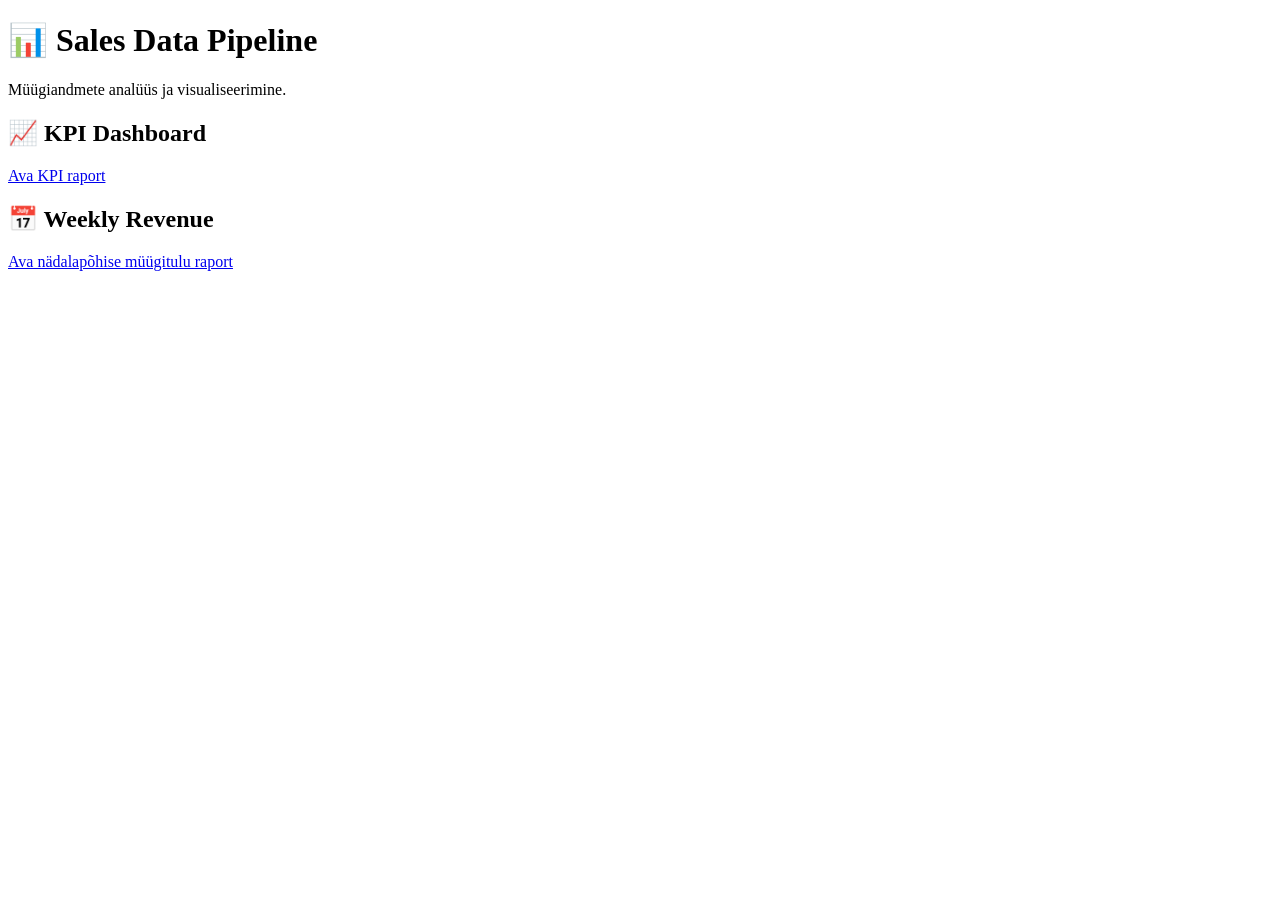
<file: docs/index.html>
<!DOCTYPE html>
<html lang="et">
<head>
    <meta charset="UTF-8">
    <meta name="viewport" content="width=device-width, initial-scale=1">
    <title>Sales Data Pipeline Dashboard</title>
</head>
<body>
    <h1>📊 Sales Data Pipeline</h1>
    <p>Müügiandmete analüüs ja visualiseerimine.</p>

    <h2>📈 KPI Dashboard</h2>
    <p><a href="kpi_summary_20261007_2023Jan.html">Ava KPI raport</a></p>

    <h2>📅 Weekly Revenue</h2>
    <p><a href="weekly_revenue_20261007_2023Jan.html">Ava nädalapõhise müügitulu raport</a></p>
</body>
</html>
</file>
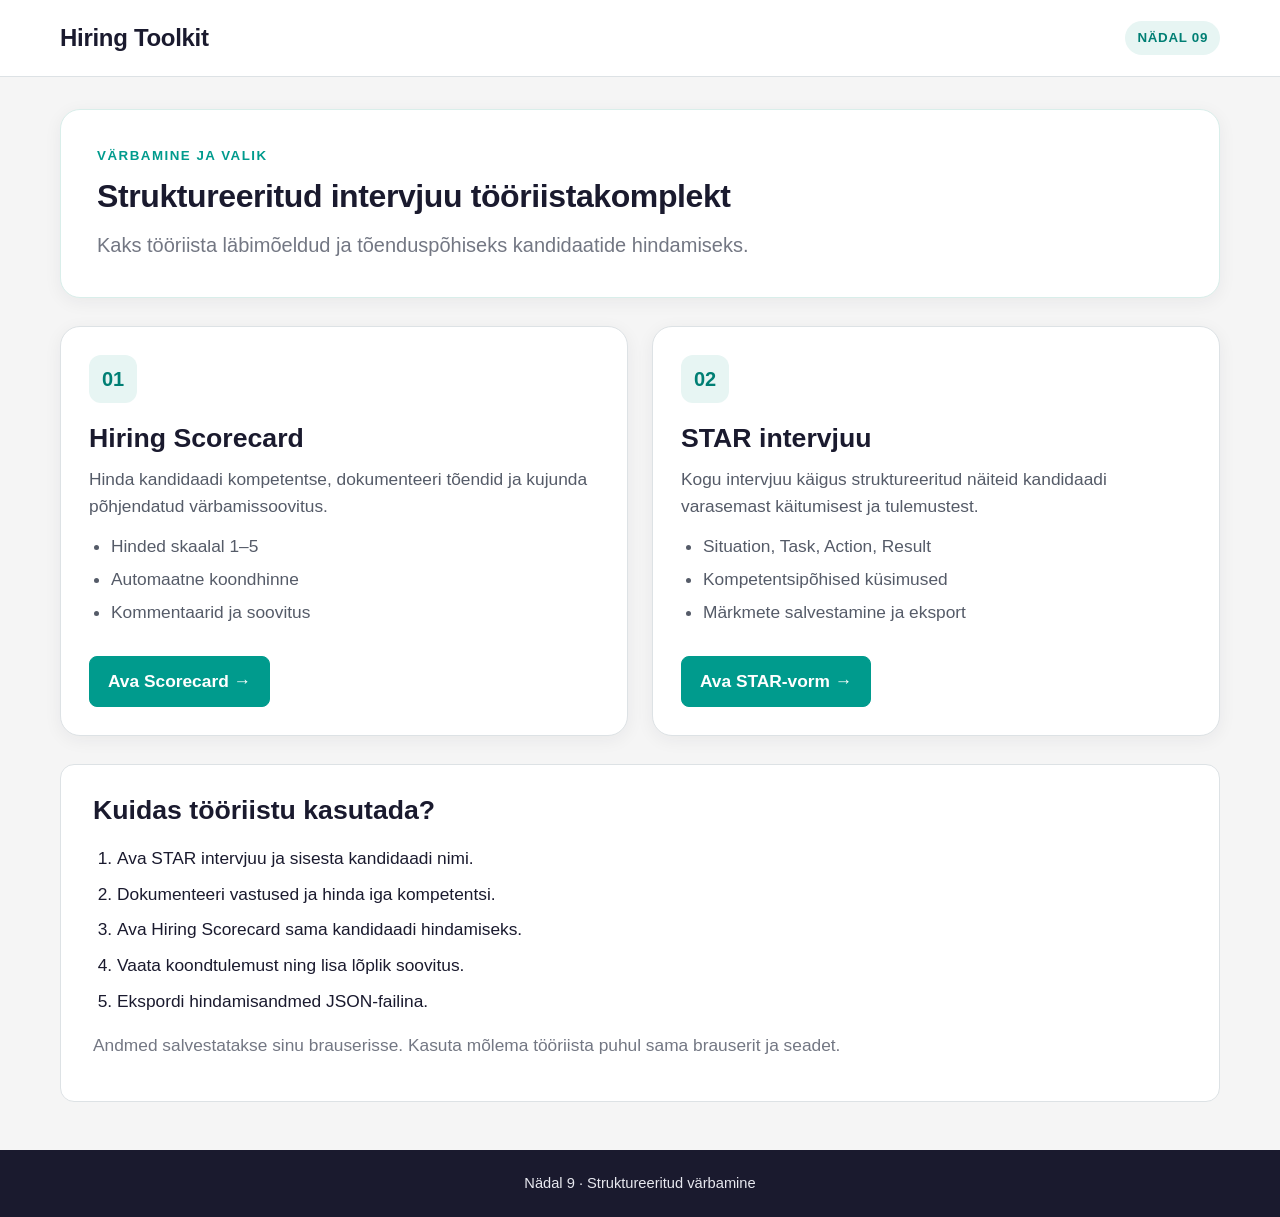
<file: docs/week-9/index.html>
<!DOCTYPE html>
<html lang="et">
<head>
  <meta charset="UTF-8">
  <meta name="viewport" content="width=device-width, initial-scale=1">
  <meta name="description" content="Nädal 9: Hiring Scorecard ja STAR-intervjuu tööriistad">
  <title>Nädal 9 | Hiring Toolkit</title>
  <link rel="stylesheet" href="./style.css">
</head>
<body>
  <header class="site-header">
    <div class="container">
      <a class="brand" href="./index.html">Hiring Toolkit</a>
      <span class="header-tag">NÄDAL 09</span>
    </div>
  </header>

  <main class="container">
    <section class="hero">
      <p class="eyebrow">VÄRBAMINE JA VALIK</p>
      <h1>Struktureeritud intervjuu tööriistakomplekt</h1>
      <p class="lead">
        Kaks tööriista läbimõeldud ja tõenduspõhiseks
        kandidaatide hindamiseks.
      </p>
    </section>

    <section class="tool-grid">
      <article class="tool-card">
        <div class="tool-icon">01</div>
        <h2>Hiring Scorecard</h2>
        <p>
          Hinda kandidaadi kompetentse, dokumenteeri tõendid
          ja kujunda põhjendatud värbamissoovitus.
        </p>
        <ul>
          <li>Hinded skaalal 1–5</li>
          <li>Automaatne koondhinne</li>
          <li>Kommentaarid ja soovitus</li>
        </ul>
        <a class="button" href="./scorecard.html">Ava Scorecard →</a>
      </article>

      <article class="tool-card">
        <div class="tool-icon">02</div>
        <h2>STAR intervjuu</h2>
        <p>
          Kogu intervjuu käigus struktureeritud näiteid
          kandidaadi varasemast käitumisest ja tulemustest.
        </p>
        <ul>
          <li>Situation, Task, Action, Result</li>
          <li>Kompetentsipõhised küsimused</li>
          <li>Märkmete salvestamine ja eksport</li>
        </ul>
        <a class="button" href="./star.html">Ava STAR-vorm →</a>
      </article>
    </section>

    <section class="info-panel">
      <h2>Kuidas tööriistu kasutada?</h2>
      <ol>
        <li>Ava STAR intervjuu ja sisesta kandidaadi nimi.</li>
        <li>Dokumenteeri vastused ja hinda iga kompetentsi.</li>
        <li>Ava Hiring Scorecard sama kandidaadi hindamiseks.</li>
        <li>Vaata koondtulemust ning lisa lõplik soovitus.</li>
        <li>Ekspordi hindamisandmed JSON-failina.</li>
      </ol>
      <p class="muted">
        Andmed salvestatakse sinu brauserisse. Kasuta mõlema
        tööriista puhul sama brauserit ja seadet.
      </p>
    </section>
  </main>

  <footer class="site-footer">
    <div class="container">Nädal 9 · Struktureeritud värbamine</div>
  </footer>
</body>
</html>
</file>
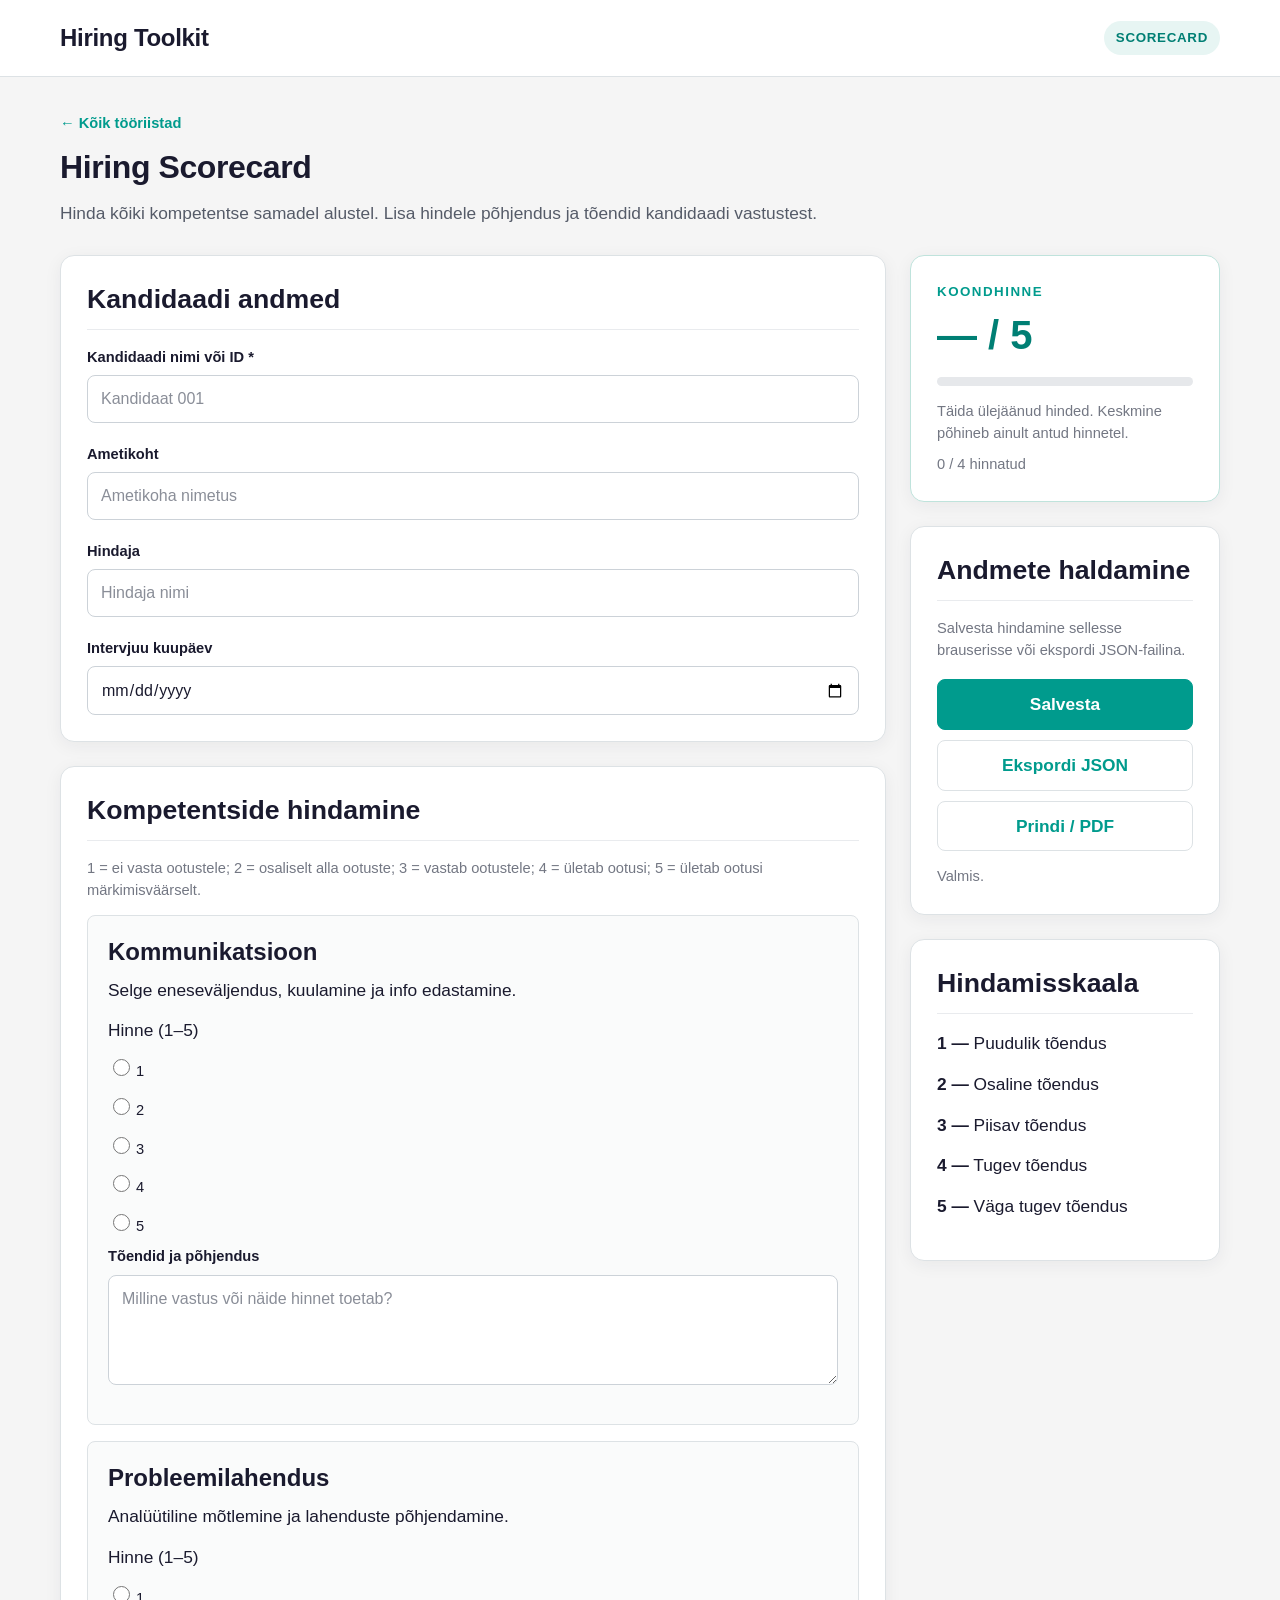
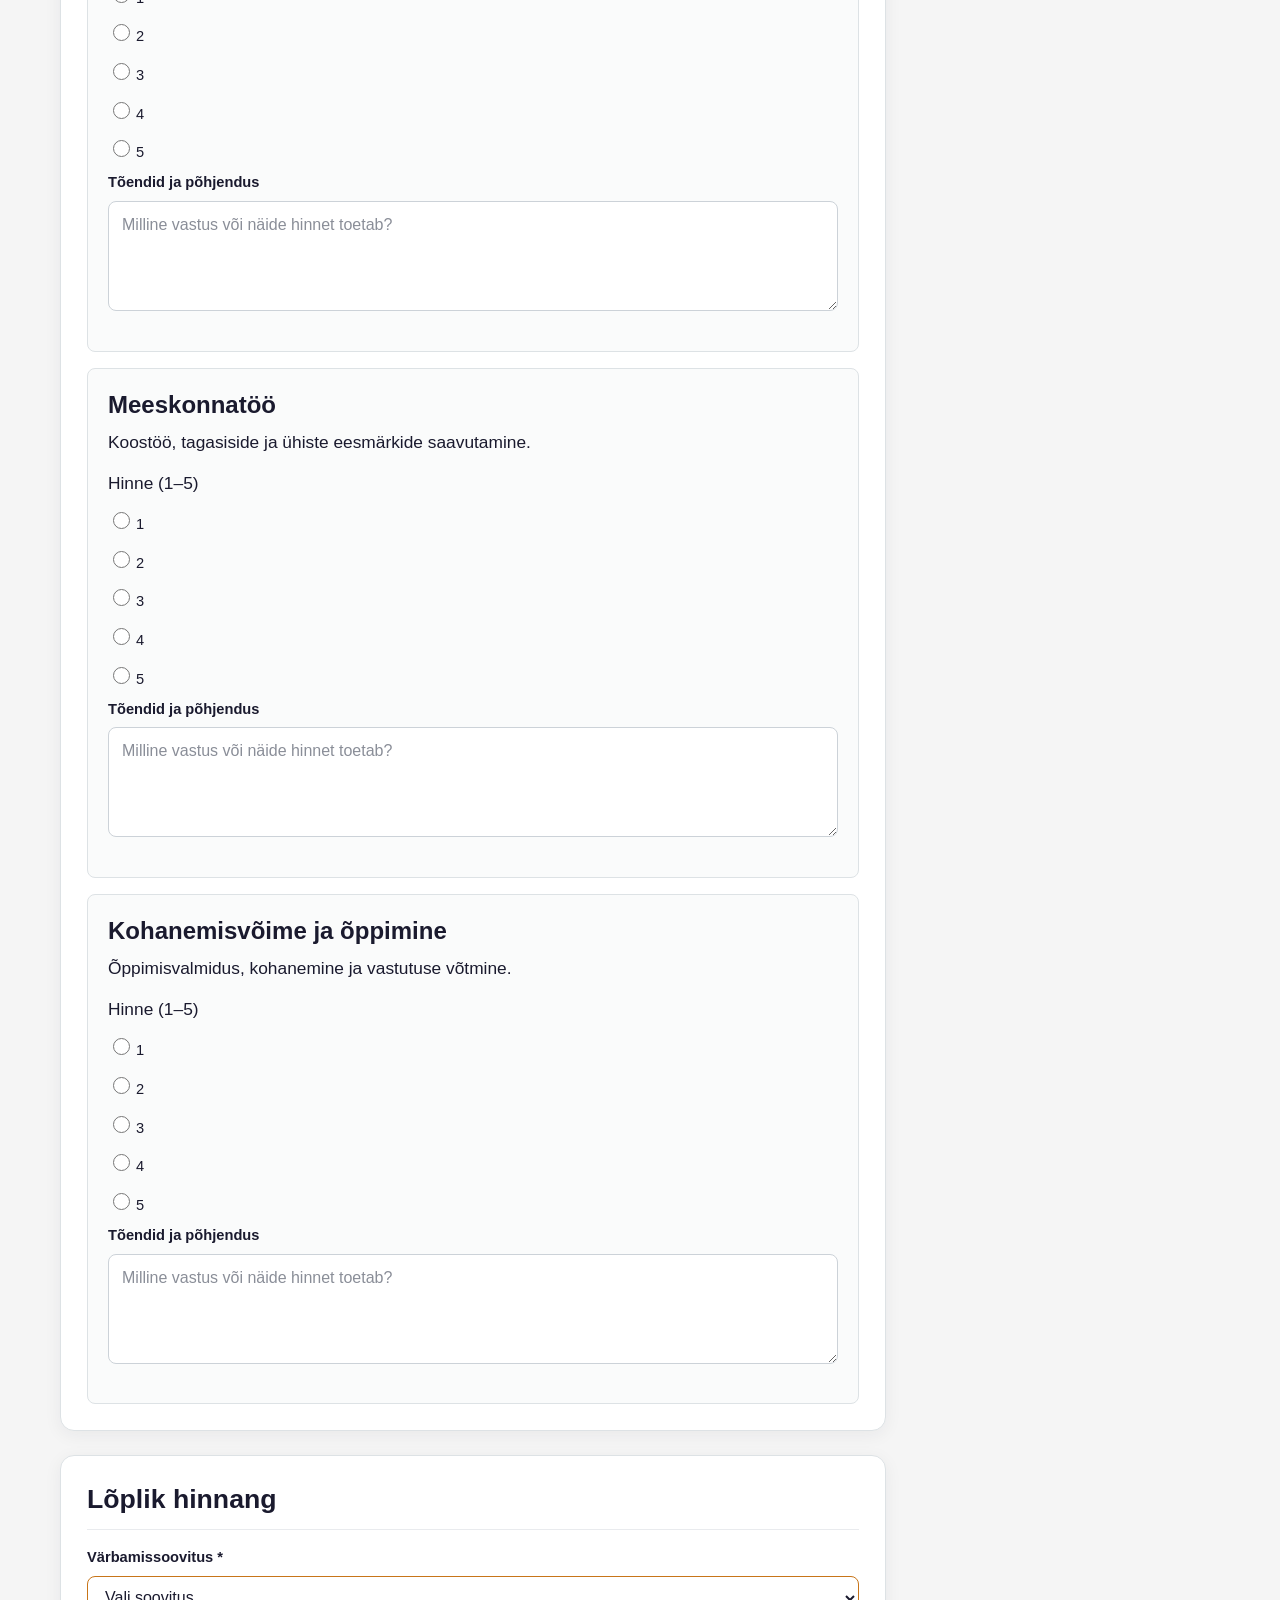
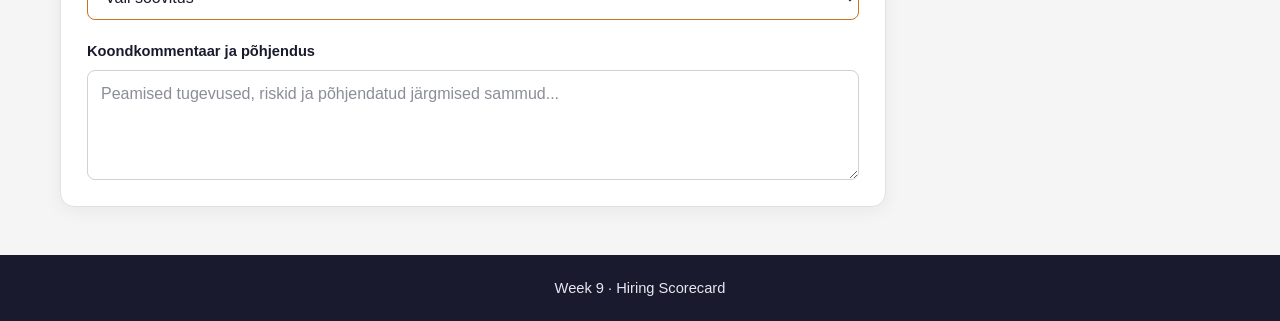
<file: docs/week-9/hiring-scorecard.html>
<!DOCTYPE html>
<html lang="et">
<head>
  <meta charset="UTF-8">
  <meta name="viewport" content="width=device-width, initial-scale=1">
  <title>Hiring Scorecard | Week 9</title>
  <link rel="stylesheet" href="./style.css">
  <script src="./scorecard.js" defer></script>
</head>
<body>
  <header class="site-header">
    <div class="container">
      <a class="brand" href="./index.html">Hiring Toolkit</a>
      <span class="header-tag">SCORECARD</span>
    </div>
  </header>

  <main class="container">
    <section class="page-intro">
      <a class="back-link" href="./index.html">← Kõik tööriistad</a>
      <h1>Hiring Scorecard</h1>
      <p>
        Hinda kõiki kompetentse samadel alustel. Lisa hindele
        põhjendus ja tõendid kandidaadi vastustest.
      </p>
    </section>

    <form id="scorecardForm">
      <div class="layout">
        <div class="main-column">
          <section class="panel">
            <h2>Kandidaadi andmed</h2>

            <div class="field">
              <label for="candidateName">Kandidaadi nimi või ID *</label>
              <input id="candidateName" required
                placeholder="Kandidaat 001">
            </div>

            <div class="field">
              <label for="position">Ametikoht</label>
              <input id="position" placeholder="Ametikoha nimetus">
            </div>

            <div class="field">
              <label for="evaluator">Hindaja</label>
              <input id="evaluator" placeholder="Hindaja nimi">
            </div>

            <div class="field">
              <label for="interviewDate">Intervjuu kuupäev</label>
              <input id="interviewDate" type="date">
            </div>
          </section>

          <section class="panel">
            <h2>Kompetentside hindamine</h2>
            <p class="help-text">
              1 = ei vasta ootustele; 2 = osaliselt alla ootuste;
              3 = vastab ootustele; 4 = ületab ootusi;
              5 = ületab ootusi märkimisväärselt.
            </p>

            <div id="competencyFields"></div>
          </section>

          <section class="panel">
            <h2>Lõplik hinnang</h2>

            <div class="field">
              <label for="recommendation">Värbamissoovitus *</label>
              <select id="recommendation" required>
                <option value="">Vali soovitus</option>
                <option value="strong_hire">Tugev soovitus palgata</option>
                <option value="hire">Palgata</option>
                <option value="more_evidence">Vaja lisatõendeid / lisavestlus</option>
                <option value="no_hire">Mitte palgata</option>
              </select>
            </div>

            <div class="field">
              <label for="overallNotes">Koondkommentaar ja põhjendus</label>
              <textarea id="overallNotes"
                placeholder="Peamised tugevused, riskid ja põhjendatud järgmised sammud..."></textarea>
            </div>
          </section>
        </div>

        <aside class="side-column">
          <section class="score-summary">
            <p class="eyebrow">KOONDHINNE</p>
            <div id="averageScore" class="score-number">— / 5</div>
            <div class="progress">
              <div id="progressBar" class="progress-bar"></div>
            </div>
            <p id="scoreStatus" class="muted">
              Hinda kõiki nelja kompetentsi.
            </p>
            <p id="scoreCount" class="help-text">0 / 4 hinnatud</p>
          </section>

          <section class="panel">
            <h2>Andmete haldamine</h2>
            <p class="help-text">
              Salvesta hindamine sellesse brauserisse või ekspordi
              JSON-failina.
            </p>
            <div class="button-row">
              <button type="button" id="saveButton">Salvesta</button>
              <button type="button" class="secondary"
                id="exportButton">Ekspordi JSON</button>
              <button type="button" class="secondary"
                id="printButton">Prindi / PDF</button>
            </div>
            <p id="saveStatus" class="status" role="status"
              aria-live="polite">Valmis.</p>
          </section>

          <section class="panel">
            <h2>Hindamisskaala</h2>
            <p><strong>1 —</strong> Puudulik tõendus</p>
            <p><strong>2 —</strong> Osaline tõendus</p>
            <p><strong>3 —</strong> Piisav tõendus</p>
            <p><strong>4 —</strong> Tugev tõendus</p>
            <p><strong>5 —</strong> Väga tugev tõendus</p>
          </section>
        </aside>
      </div>
    </form>
  </main>

  <footer class="site-footer">
    <div class="container">Week 9 · Hiring Scorecard</div>
  </footer>
</body>
</html>
</file>
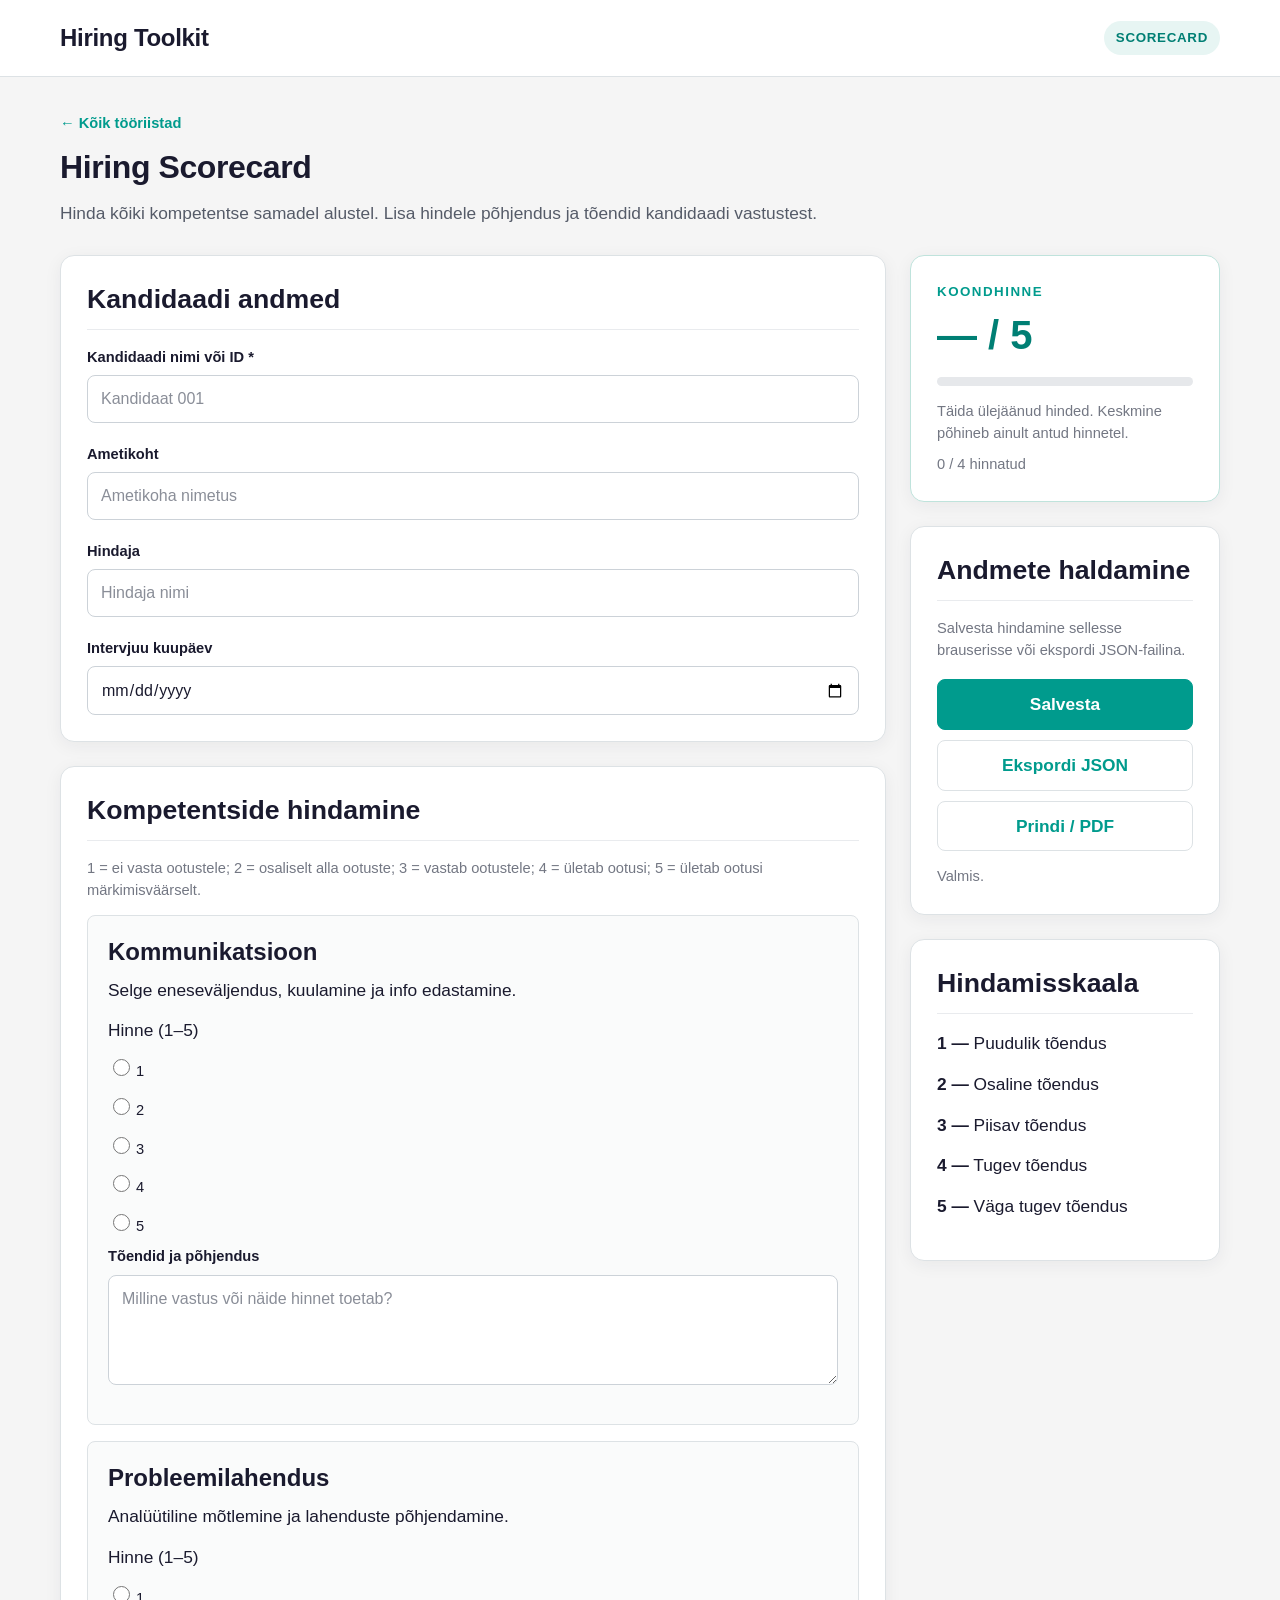
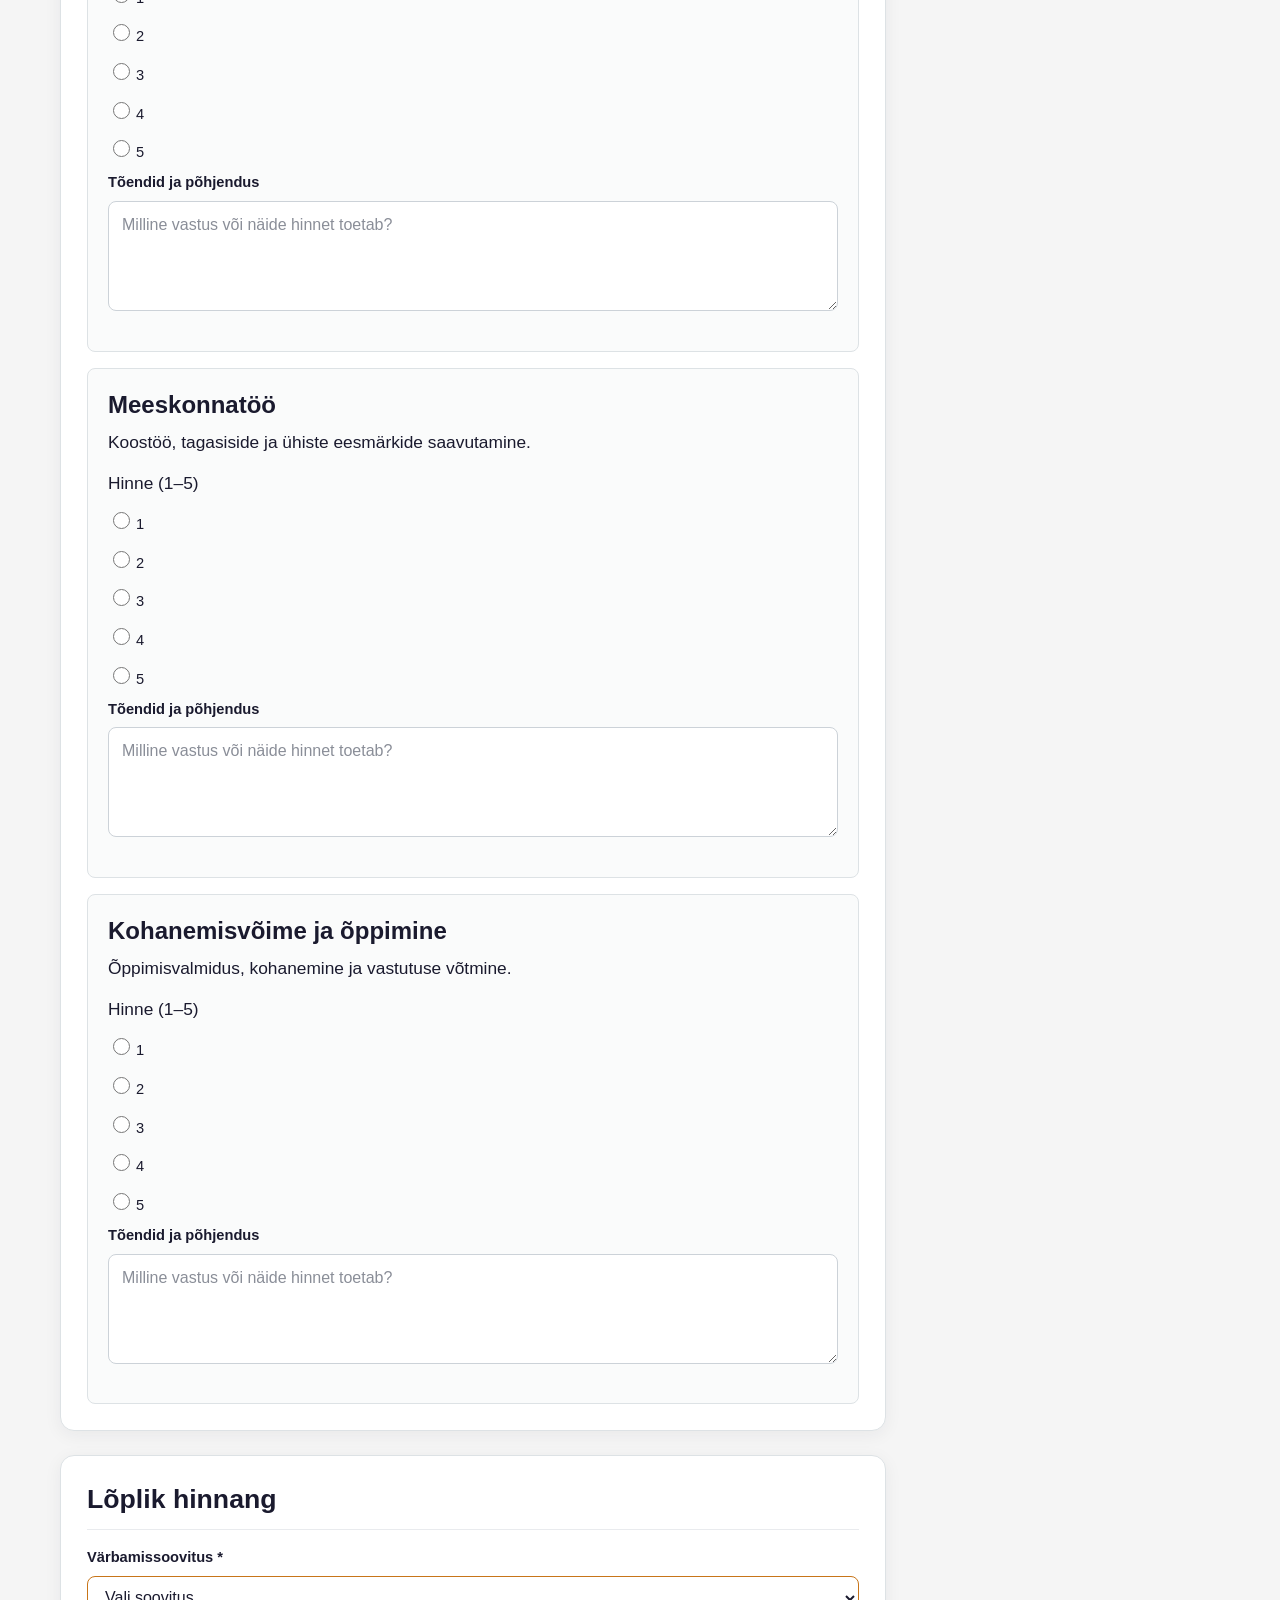
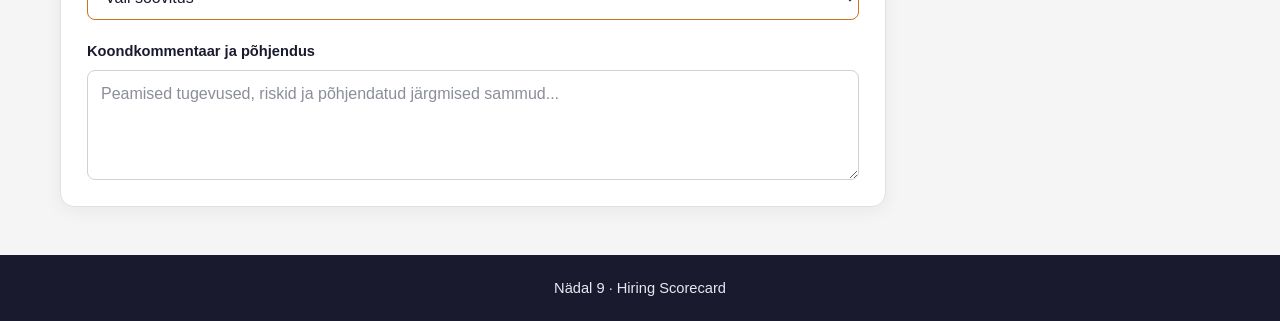
<file: docs/week-9/scorecard.html>
<!DOCTYPE html>
<html lang="et">
<head>
  <meta charset="UTF-8">
  <meta name="viewport" content="width=device-width, initial-scale=1">
  <title>Hiring Scorecard | Nädal 9</title>
  <link rel="stylesheet" href="./style.css">
  <script src="./scorecard.js" defer></script>
</head>
<body>
  <header class="site-header">
    <div class="container">
      <a class="brand" href="./index.html">Hiring Toolkit</a>
      <span class="header-tag">SCORECARD</span>
    </div>
  </header>

  <main class="container">
    <section class="page-intro">
      <a class="back-link" href="./index.html">← Kõik tööriistad</a>
      <h1>Hiring Scorecard</h1>
      <p>
        Hinda kõiki kompetentse samadel alustel. Lisa hindele
        põhjendus ja tõendid kandidaadi vastustest.
      </p>
    </section>

    <form id="scorecardForm">
      <div class="layout">
        <div class="main-column">
          <section class="panel">
            <h2>Kandidaadi andmed</h2>

            <div class="field">
              <label for="candidateName">Kandidaadi nimi või ID *</label>
              <input id="candidateName" required
                placeholder="Kandidaat 001">
            </div>

            <div class="field">
              <label for="position">Ametikoht</label>
              <input id="position" placeholder="Ametikoha nimetus">
            </div>

            <div class="field">
              <label for="evaluator">Hindaja</label>
              <input id="evaluator" placeholder="Hindaja nimi">
            </div>

            <div class="field">
              <label for="interviewDate">Intervjuu kuupäev</label>
              <input id="interviewDate" type="date">
            </div>
          </section>

          <section class="panel">
            <h2>Kompetentside hindamine</h2>
            <p class="help-text">
              1 = ei vasta ootustele; 2 = osaliselt alla ootuste;
              3 = vastab ootustele; 4 = ületab ootusi;
              5 = ületab ootusi märkimisväärselt.
            </p>

            <div id="competencyFields"></div>
          </section>

          <section class="panel">
            <h2>Lõplik hinnang</h2>

            <div class="field">
              <label for="recommendation">Värbamissoovitus *</label>
              <select id="recommendation" required>
                <option value="">Vali soovitus</option>
                <option value="strong_hire">Tugev soovitus palgata</option>
                <option value="hire">Palgata</option>
                <option value="more_evidence">Vaja lisatõendeid / lisavestlus</option>
                <option value="no_hire">Mitte palgata</option>
              </select>
            </div>

            <div class="field">
              <label for="overallNotes">Koondkommentaar ja põhjendus</label>
              <textarea id="overallNotes"
                placeholder="Peamised tugevused, riskid ja põhjendatud järgmised sammud..."></textarea>
            </div>
          </section>
        </div>

        <aside class="side-column">
          <section class="score-summary">
            <p class="eyebrow">KOONDHINNE</p>
            <div id="averageScore" class="score-number">— / 5</div>
            <div class="progress">
              <div id="progressBar" class="progress-bar"></div>
            </div>
            <p id="scoreStatus" class="muted">
              Hinda kõiki nelja kompetentsi.
            </p>
            <p id="scoreCount" class="help-text">0 / 4 hinnatud</p>
          </section>

          <section class="panel">
            <h2>Andmete haldamine</h2>
            <p class="help-text">
              Salvesta hindamine sellesse brauserisse või ekspordi
              JSON-failina.
            </p>
            <div class="button-row">
              <button type="button" id="saveButton">Salvesta</button>
              <button type="button" class="secondary"
                id="exportButton">Ekspordi JSON</button>
              <button type="button" class="secondary"
                id="printButton">Prindi / PDF</button>
            </div>
            <p id="saveStatus" class="status" role="status"
              aria-live="polite">Valmis.</p>
          </section>

          <section class="panel">
            <h2>Hindamisskaala</h2>
            <p><strong>1 —</strong> Puudulik tõendus</p>
            <p><strong>2 —</strong> Osaline tõendus</p>
            <p><strong>3 —</strong> Piisav tõendus</p>
            <p><strong>4 —</strong> Tugev tõendus</p>
            <p><strong>5 —</strong> Väga tugev tõendus</p>
          </section>
        </aside>
      </div>
    </form>
  </main>

  <footer class="site-footer">
    <div class="container">Nädal 9 · Hiring Scorecard</div>
  </footer>
</body>
</html>
</file>
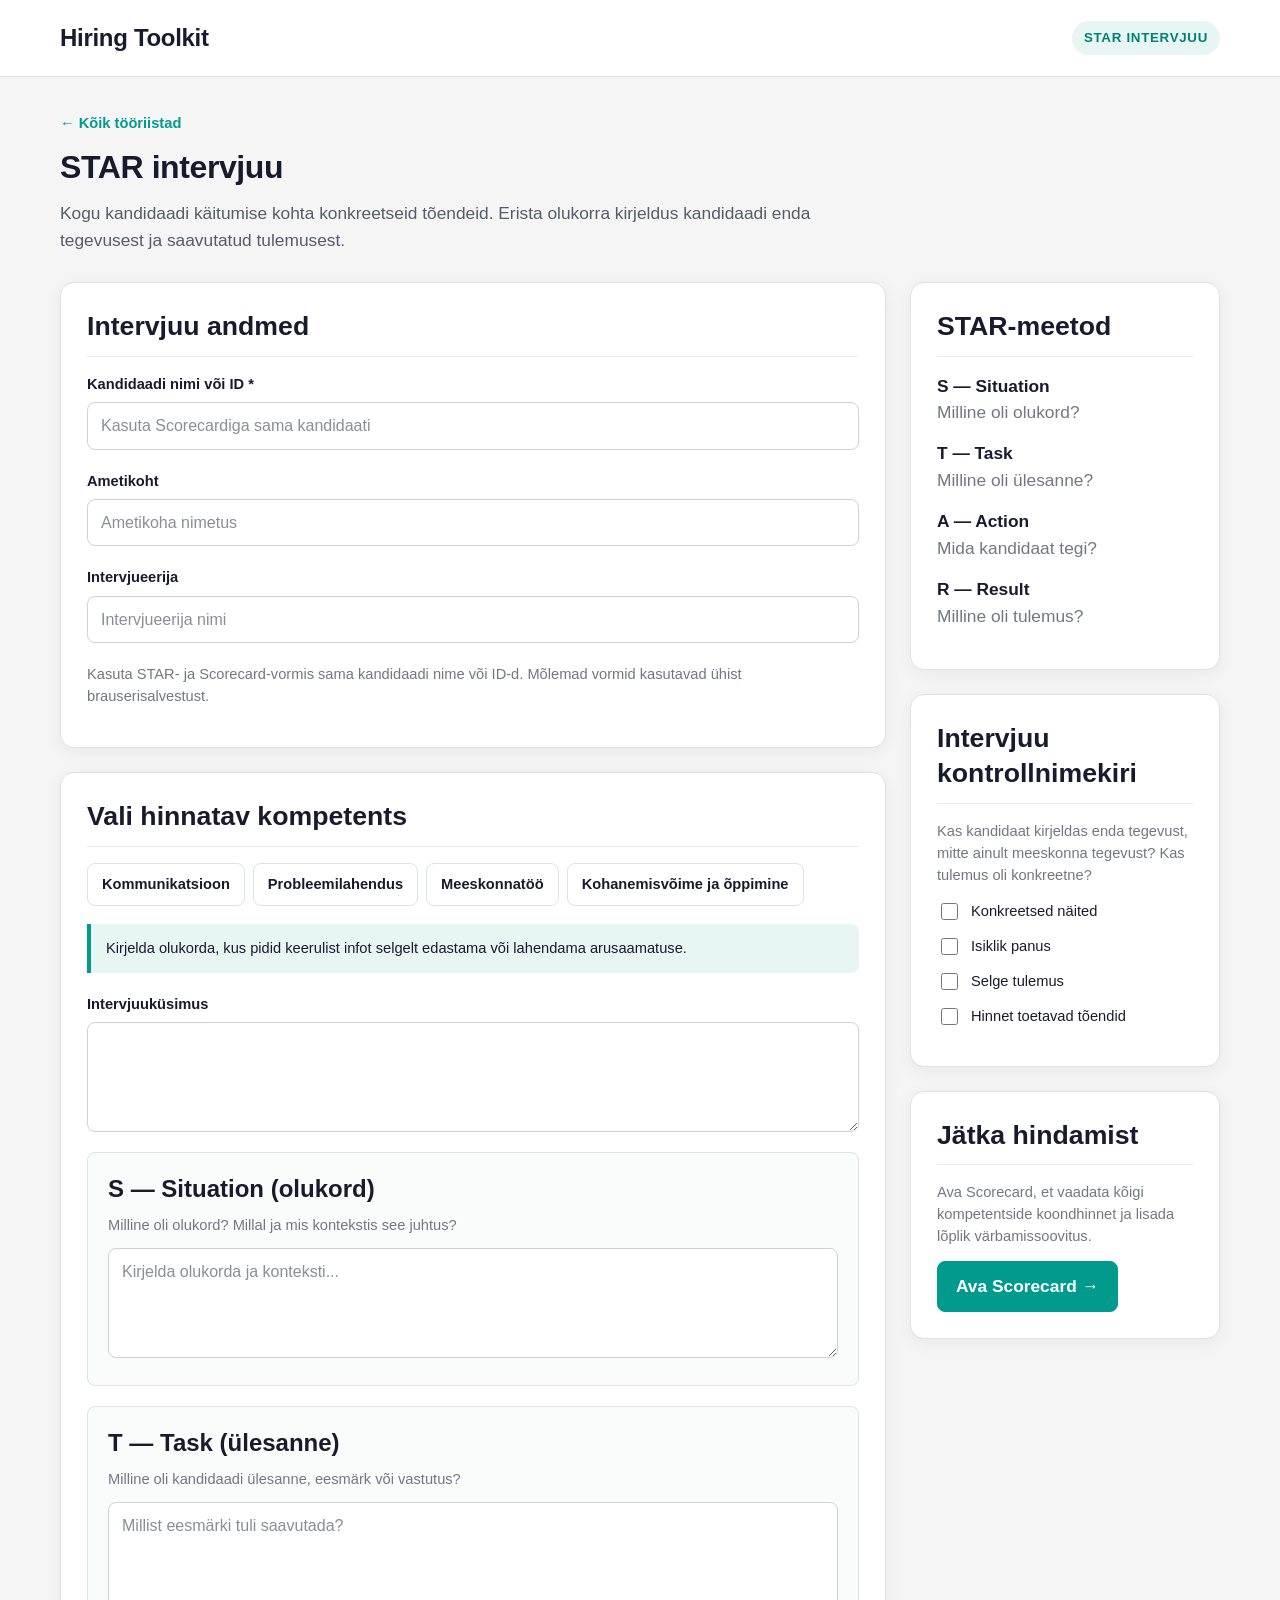
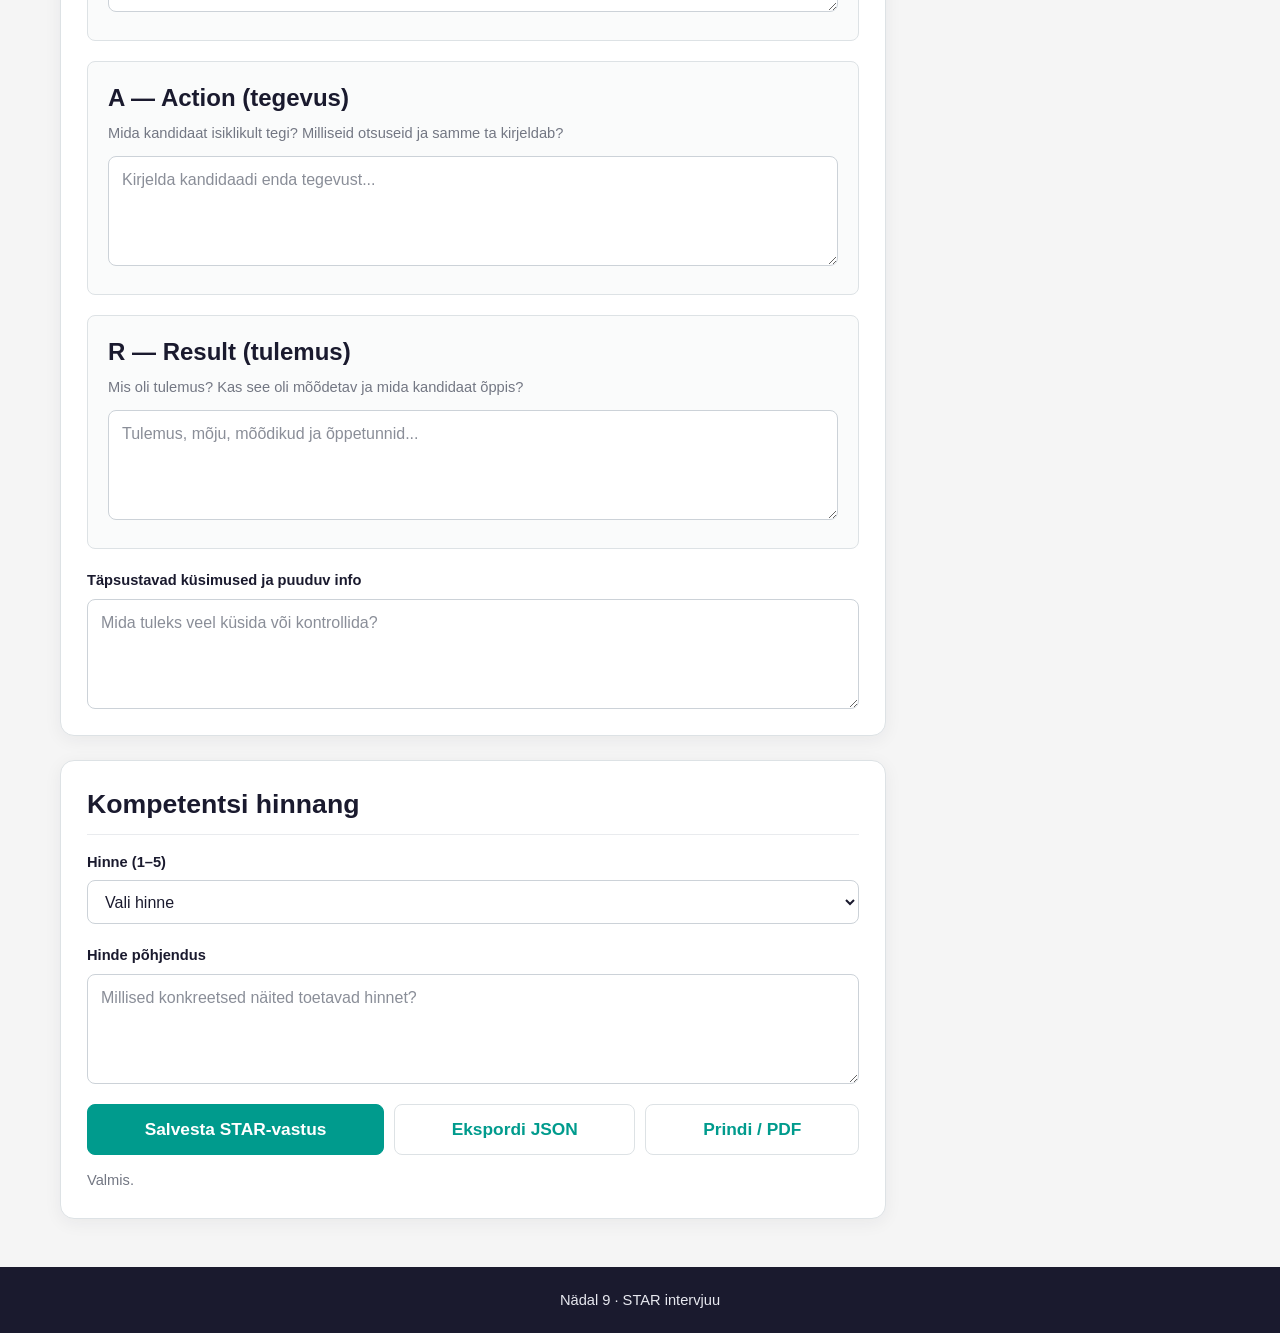
<file: docs/week-9/star.html>
<!DOCTYPE html>
<html lang="et">
<head>
  <meta charset="UTF-8">
  <meta name="viewport" content="width=device-width, initial-scale=1">
  <title>STAR Interview | Nädal 9</title>
  <link rel="stylesheet" href="./style.css">
  <script src="./star.js" defer></script>
</head>
<body>
  <header class="site-header">
    <div class="container">
      <a class="brand" href="./index.html">Hiring Toolkit</a>
      <span class="header-tag">STAR INTERVJUU</span>
    </div>
  </header>

  <main class="container">
    <section class="page-intro">
      <a class="back-link" href="./index.html">← Kõik tööriistad</a>
      <h1>STAR intervjuu</h1>
      <p>
        Kogu kandidaadi käitumise kohta konkreetseid tõendeid.
        Erista olukorra kirjeldus kandidaadi enda tegevusest
        ja saavutatud tulemusest.
      </p>
    </section>

    <div class="layout">
      <div class="main-column">
        <section class="panel">
          <h2>Intervjuu andmed</h2>
          <div class="field">
            <label for="candidateName">Kandidaadi nimi või ID *</label>
            <input id="candidateName" required
              placeholder="Kasuta Scorecardiga sama kandidaati">
          </div>
          <div class="field">
            <label for="position">Ametikoht</label>
            <input id="position" placeholder="Ametikoha nimetus">
          </div>
          <div class="field">
            <label for="interviewer">Intervjueerija</label>
            <input id="interviewer" placeholder="Intervjueerija nimi">
          </div>
          <p class="help-text">
            Kasuta STAR- ja Scorecard-vormis sama kandidaadi nime või ID-d.
            Mõlemad vormid kasutavad ühist brauserisalvestust.
          </p>
        </section>

        <section class="panel">
          <h2>Vali hinnatav kompetents</h2>
          <div id="competencyTabs" class="star-tabs"></div>
          <div class="status" id="questionPrompt"></div>

          <div class="field" style="margin-top:20px">
            <label for="customQuestion">Intervjuuküsimus</label>
            <textarea id="customQuestion" rows="3"></textarea>
          </div>

          <div class="star-field">
            <h3>S — Situation (olukord)</h3>
            <p class="help-text">
              Milline oli olukord? Millal ja mis kontekstis see juhtus?
            </p>
            <textarea id="situation"
              placeholder="Kirjelda olukorda ja konteksti..."></textarea>
          </div>

          <div class="star-field">
            <h3>T — Task (ülesanne)</h3>
            <p class="help-text">
              Milline oli kandidaadi ülesanne, eesmärk või vastutus?
            </p>
            <textarea id="task"
              placeholder="Millist eesmärki tuli saavutada?"></textarea>
          </div>

          <div class="star-field">
            <h3>A — Action (tegevus)</h3>
            <p class="help-text">
              Mida kandidaat isiklikult tegi? Milliseid otsuseid ja samme ta kirjeldab?
            </p>
            <textarea id="action"
              placeholder="Kirjelda kandidaadi enda tegevust..."></textarea>
          </div>

          <div class="star-field">
            <h3>R — Result (tulemus)</h3>
            <p class="help-text">
              Mis oli tulemus? Kas see oli mõõdetav ja mida kandidaat õppis?
            </p>
            <textarea id="result"
              placeholder="Tulemus, mõju, mõõdikud ja õppetunnid..."></textarea>
          </div>

          <div class="field">
            <label for="followUp">Täpsustavad küsimused ja puuduv info</label>
            <textarea id="followUp"
              placeholder="Mida tuleks veel küsida või kontrollida?"></textarea>
          </div>
        </section>

        <section class="panel">
          <h2>Kompetentsi hinnang</h2>
          <div class="field">
            <label for="starScore">Hinne (1–5)</label>
            <select id="starScore">
              <option value="">Vali hinne</option>
              <option value="1">1 — Puudulik tõendus</option>
              <option value="2">2 — Osaline tõendus</option>
              <option value="3">3 — Piisav tõendus</option>
              <option value="4">4 — Tugev tõendus</option>
              <option value="5">5 — Väga tugev tõendus</option>
            </select>
          </div>
          <div class="field">
            <label for="evidence">Hinde põhjendus</label>
            <textarea id="evidence"
              placeholder="Millised konkreetsed näited toetavad hinnet?"></textarea>
          </div>
          <div class="button-row">
            <button type="button" id="saveButton">Salvesta STAR-vastus</button>
            <button type="button" class="secondary"
              id="exportButton">Ekspordi JSON</button>
            <button type="button" class="secondary"
              id="printButton">Prindi / PDF</button>
          </div>
          <p id="saveStatus" class="status" role="status"
            aria-live="polite">Valmis.</p>
        </section>
      </div>

      <aside class="side-column">
        <section class="panel">
          <h2>STAR-meetod</h2>
          <p><strong>S — Situation</strong><br>
            <span class="muted">Milline oli olukord?</span></p>
          <p><strong>T — Task</strong><br>
            <span class="muted">Milline oli ülesanne?</span></p>
          <p><strong>A — Action</strong><br>
            <span class="muted">Mida kandidaat tegi?</span></p>
          <p><strong>R — Result</strong><br>
            <span class="muted">Milline oli tulemus?</span></p>
        </section>

        <section class="panel">
          <h2>Intervjuu kontrollnimekiri</h2>
          <p class="help-text">
            Kas kandidaat kirjeldas enda tegevust, mitte ainult
            meeskonna tegevust? Kas tulemus oli konkreetne?
          </p>
          <label class="rating-option">
            <input type="checkbox" id="checkSpecific">
            Konkreetsed näited
          </label>
          <label class="rating-option">
            <input type="checkbox" id="checkOwnership">
            Isiklik panus
          </label>
          <label class="rating-option">
            <input type="checkbox" id="checkResult">
            Selge tulemus
          </label>
          <label class="rating-option">
            <input type="checkbox" id="checkEvidence">
            Hinnet toetavad tõendid
          </label>
        </section>

        <section class="panel">
          <h2>Jätka hindamist</h2>
          <p class="help-text">
            Ava Scorecard, et vaadata kõigi kompetentside
            koondhinnet ja lisada lõplik värbamissoovitus.
          </p>
          <a class="button" href="./scorecard.html">Ava Scorecard →</a>
        </section>
      </aside>
    </div>
  </main>

  <footer class="site-footer">
    <div class="container">Nädal 9 · STAR intervjuu</div>
  </footer>
</body>
</html>
</file>
<file: docs/week-9/style.css>
/* =========================================
   UrbanStyle — Hiring Toolkit
   ========================================= */

:root {
  --color-primary: #009B8D;
  --color-primary-hover: #007F74;
  --color-navy: #1A1A2E;
  --color-white: #FFFFFF;
  --color-background: #F5F5F5;

  --color-positive: #218653;
  --color-positive-bg: #E8F5EC;
  --color-warning: #C87519;
  --color-warning-bg: #FFF3E2;
  --color-neutral: #737783;
  --color-neutral-bg: #ECEDEF;
  --color-border: #DDE2E5;

  --font-family: Calibri, "Segoe UI", Arial, sans-serif;
  --radius-sm: 8px;
  --radius-md: 14px;
  --radius-lg: 20px;
  --shadow-card: 0 4px 18px rgba(26, 26, 46, 0.06);
  --container-width: 1160px;
}

/* Reset and base */

* {
  box-sizing: border-box;
}

html {
  scroll-behavior: smooth;
}

body {
  margin: 0;
  background: var(--color-background);
  color: var(--color-navy);
  font-family: var(--font-family);
  font-size: 13pt;
  line-height: 1.55;
}

a {
  color: var(--color-primary);
  text-decoration: none;
}

a:hover {
  color: var(--color-primary-hover);
}

button,
input,
select,
textarea {
  font: inherit;
}

button,
.button {
  display: inline-flex;
  align-items: center;
  justify-content: center;
  gap: 8px;
  min-height: 44px;
  padding: 11px 18px;
  border: 1px solid var(--color-primary);
  border-radius: var(--radius-sm);
  background: var(--color-primary);
  color: var(--color-white);
  font-weight: 700;
  text-align: center;
  text-decoration: none;
  cursor: pointer;
  transition:
    background 0.2s ease,
    border-color 0.2s ease,
    transform 0.2s ease;
}

button:hover,
.button:hover {
  background: var(--color-primary-hover);
  border-color: var(--color-primary-hover);
  color: var(--color-white);
}

button:active,
.button:active {
  transform: translateY(1px);
}

button:focus-visible,
.button:focus-visible,
a:focus-visible,
input:focus-visible,
select:focus-visible,
textarea:focus-visible {
  outline: 3px solid rgba(0, 155, 141, 0.3);
  outline-offset: 3px;
}

button.secondary {
  background: var(--color-white);
  color: var(--color-primary);
  border-color: var(--color-border);
}

button.secondary:hover {
  background: #E9F6F4;
  border-color: var(--color-primary);
}

button:disabled {
  opacity: 0.55;
  cursor: not-allowed;
}

/* Typography */

h1,
h2,
h3,
p {
  margin-top: 0;
}

h1 {
  margin-bottom: 14px;
  color: var(--color-navy);
  font-size: 24pt;
  line-height: 1.2;
  font-weight: 700;
  letter-spacing: -0.4px;
}

h2 {
  margin-bottom: 16px;
  color: var(--color-navy);
  font-size: 20pt;
  line-height: 1.3;
  font-weight: 700;
}

h3 {
  margin-bottom: 8px;
  color: var(--color-navy);
  font-size: 18pt;
  line-height: 1.35;
  font-weight: 700;
}

p {
  margin-bottom: 14px;
}

strong {
  color: var(--color-navy);
}

.eyebrow {
  margin-bottom: 10px;
  color: var(--color-primary);
  font-size: 10pt;
  font-weight: 700;
  letter-spacing: 1.5px;
  text-transform: uppercase;
}

.muted,
.help-text {
  color: var(--color-neutral);
}

.help-text {
  font-size: 11pt;
  line-height: 1.5;
}

.status {
  color: var(--color-neutral);
  font-size: 11pt;
}

/* Page layout */

.container {
  width: min(var(--container-width), calc(100% - 40px));
  margin-inline: auto;
}

main.container {
  padding-top: 32px;
  padding-bottom: 48px;
}

.layout {
  display: grid;
  grid-template-columns: minmax(0, 1fr) 310px;
  gap: 24px;
  align-items: start;
}

.main-column,
.side-column {
  display: flex;
  flex-direction: column;
  gap: 24px;
  min-width: 0;
}

/* Header and footer */

.site-header {
  background: var(--color-white);
  border-bottom: 1px solid var(--color-border);
}

.site-header .container {
  display: flex;
  align-items: center;
  justify-content: space-between;
  gap: 20px;
  min-height: 76px;
}

.brand {
  color: var(--color-navy);
  font-size: 18pt;
  font-weight: 700;
  letter-spacing: -0.3px;
}

.brand:hover {
  color: var(--color-primary);
}

.header-tag {
  display: inline-flex;
  align-items: center;
  padding: 7px 12px;
  border-radius: 999px;
  background: #E7F5F3;
  color: var(--color-primary-hover);
  font-size: 10pt;
  font-weight: 700;
  letter-spacing: 0.7px;
}

.site-footer {
  padding: 22px 0;
  background: var(--color-navy);
  color: #E7E8EF;
  font-size: 11pt;
}

.site-footer .container {
  text-align: center;
}

/* Landing page */

.hero {
  padding: 36px;
  margin-bottom: 28px;
  border: 1px solid #D9EEEA;
  border-radius: var(--radius-lg);
  background: var(--color-white);
  box-shadow: var(--shadow-card);
}

.hero h1 {
  max-width: 760px;
}

.hero .lead {
  max-width: 720px;
  margin-bottom: 0;
  color: var(--color-neutral);
  font-size: 15pt;
  line-height: 1.6;
}

.tool-grid {
  display: grid;
  grid-template-columns: repeat(2, minmax(0, 1fr));
  gap: 24px;
  margin-bottom: 28px;
}

.tool-card {
  display: flex;
  flex-direction: column;
  align-items: flex-start;
  padding: 28px;
  border: 1px solid var(--color-border);
  border-radius: var(--radius-lg);
  background: var(--color-white);
  box-shadow: var(--shadow-card);
  transition:
    transform 0.2s ease,
    border-color 0.2s ease,
    box-shadow 0.2s ease;
}

.tool-card:hover {
  transform: translateY(-3px);
  border-color: rgba(0, 155, 141, 0.55);
  box-shadow: 0 9px 26px rgba(26, 26, 46, 0.09);
}

.tool-icon {
  display: flex;
  align-items: center;
  justify-content: center;
  width: 48px;
  height: 48px;
  margin-bottom: 18px;
  border-radius: 12px;
  background: #E7F5F3;
  color: var(--color-primary-hover);
  font-size: 15pt;
  font-weight: 700;
}

.tool-card h2 {
  margin-bottom: 10px;
}

.tool-card p,
.tool-card li {
  color: #555B68;
}

.tool-card ul {
  padding-left: 22px;
  margin: 0 0 24px;
}

.tool-card li {
  margin-bottom: 6px;
}

.tool-card .button {
  margin-top: auto;
}

.info-panel {
  padding: 28px 32px;
  border: 1px solid var(--color-border);
  border-radius: var(--radius-md);
  background: var(--color-white);
}

.info-panel ol {
  padding-left: 24px;
}

.info-panel li {
  margin-bottom: 9px;
}

/* Page introductions */

.page-intro {
  margin-bottom: 28px;
}

.page-intro h1 {
  margin-top: 12px;
}

.page-intro > p {
  max-width: 760px;
  color: #555B68;
}

.back-link {
  display: inline-block;
  font-size: 11pt;
  font-weight: 700;
}

/* Panels and forms */

.panel {
  min-width: 0;
  padding: 26px;
  border: 1px solid var(--color-border);
  border-radius: var(--radius-md);
  background: var(--color-white);
  box-shadow: var(--shadow-card);
}

.panel h2 {
  padding-bottom: 12px;
  border-bottom: 1px solid #E9EBEE;
}

.field {
  display: flex;
  flex-direction: column;
  gap: 7px;
  margin-bottom: 20px;
}

.field:last-child {
  margin-bottom: 0;
}

label {
  color: var(--color-navy);
  font-size: 11pt;
  font-weight: 700;
}

input:not([type="checkbox"]):not([type="radio"]),
select,
textarea {
  width: 100%;
  min-width: 0;
  min-height: 44px;
  padding: 11px 13px;
  border: 1px solid #CCD2D8;
  border-radius: var(--radius-sm);
  background: var(--color-white);
  color: var(--color-navy);
  font-size: 12pt;
  line-height: 1.45;
  transition:
    border-color 0.2s ease,
    box-shadow 0.2s ease;
}

textarea {
  min-height: 110px;
  resize: vertical;
}

input::placeholder,
textarea::placeholder {
  color: #8A8E98;
  opacity: 1;
}

input:not([type="checkbox"]):not([type="radio"]):hover,
select:hover,
textarea:hover {
  border-color: #A2AAA F;
  border-color: #A2AAAF;
}

input:not([type="checkbox"]):not([type="radio"]):focus,
select:focus,
textarea:focus {
  border-color: var(--color-primary);
  outline: none;
  box-shadow: 0 0 0 3px rgba(0, 155, 141, 0.12);
}

input[type="checkbox"],
input[type="radio"] {
  width: 17px;
  height: 17px;
  accent-color: var(--color-primary);
  cursor: pointer;
}

/* Scorecard summary */

.score-summary {
  padding: 26px;
  border: 1px solid #BFE3DC;
  border-radius: var(--radius-md);
  background: var(--color-white);
  box-shadow: var(--shadow-card);
}

.score-summary .eyebrow {
  margin-bottom: 8px;
}

.score-number {
  margin-bottom: 18px;
  color: var(--color-primary-hover);
  font-size: 30pt;
  font-weight: 700;
  line-height: 1.2;
}

.progress {
  height: 9px;
  overflow: hidden;
  border-radius: 999px;
  background: #E6E8EB;
}

.progress-bar {
  width: 0;
  height: 100%;
  border-radius: inherit;
  background: var(--color-primary);
  transition: width 0.3s ease;
}

.score-summary .muted {
  margin-top: 14px;
  margin-bottom: 8px;
  font-size: 11pt;
}

.score-summary .help-text {
  margin-bottom: 0;
}

/* Dynamically generated competency fields */

#competencyFields {
  display: flex;
  flex-direction: column;
  gap: 16px;
}

#competencyFields > *,
.star-field {
  padding: 20px;
  border: 1px solid var(--color-border);
  border-radius: var(--radius-sm);
  background: #FAFBFB;
}

#competencyFields h3,
#competencyFields h4 {
  color: var(--color-navy);
}

#competencyFields label {
  display: block;
  margin-bottom: 7px;
}

#competencyFields textarea {
  margin-bottom: 12px;
}

#competencyFields input[type="radio"],
#competencyFields input[type="checkbox"] {
  margin-right: 6px;
}

.rating-option {
  display: flex;
  align-items: center;
  gap: 10px;
  margin: 12px 0;
  font-weight: 400;
}

.rating-option input {
  flex-shrink: 0;
}

/* STAR interview */

.star-tabs {
  display: flex;
  flex-wrap: wrap;
  gap: 8px;
  margin-bottom: 18px;
}

.star-tabs button {
  min-height: 40px;
  padding: 9px 14px;
  border-color: var(--color-border);
  background: var(--color-white);
  color: var(--color-navy);
  font-size: 11pt;
}

.star-tabs button:hover,
.star-tabs button.active,
.star-tabs button[aria-selected="true"] {
  border-color: var(--color-primary);
  background: #E7F5F3;
  color: var(--color-primary-hover);
}

.star-field {
  margin: 20px 0;
}

.star-field h3 {
  margin-bottom: 8px;
}

.star-field .help-text {
  margin-bottom: 12px;
}

.star-field textarea {
  background: var(--color-white);
}

#questionPrompt {
  padding: 13px 15px;
  border-left: 4px solid var(--color-primary);
  border-radius: 0 var(--radius-sm) var(--radius-sm) 0;
  background: #E7F5F3;
  color: var(--color-navy);
}

/* Buttons and status messages */

.button-row {
  display: flex;
  flex-wrap: wrap;
  gap: 10px;
  margin-top: 18px;
}

.button-row button {
  flex: 1 1 auto;
}

#saveStatus {
  margin-top: 14px;
  margin-bottom: 0;
}

.status.success,
.status.positive {
  color: var(--color-positive);
}

.status.warning {
  color: var(--color-warning);
}

.status.error {
  color: #B42318;
}

/* Validation */

input:invalid:not(:placeholder-shown),
select:invalid {
  border-color: var(--color-warning);
}

:focus-visible {
  scroll-margin-block: 20px;
}

/* Responsive layout */

@media (max-width: 900px) {
  .layout {
    grid-template-columns: minmax(0, 1fr) 270px;
    gap: 18px;
  }

  .panel,
  .score-summary {
    padding: 22px;
  }
}

@media (max-width: 720px) {
  .container {
    width: min(100% - 28px, var(--container-width));
  }

  main.container {
    padding-top: 22px;
    padding-bottom: 32px;
  }

  .layout,
  .tool-grid {
    grid-template-columns: 1fr;
  }

  .main-column,
  .side-column {
    gap: 18px;
  }

  .hero {
    padding: 25px 22px;
  }

  .tool-card,
  .info-panel,
  .panel,
  .score-summary {
    padding: 22px;
  }

  h1 {
    font-size: 23pt;
  }

  h2 {
    font-size: 19pt;
  }

  h3 {
    font-size: 18pt;
  }

  .hero .lead {
    font-size: 13pt;
  }

  .site-header .container {
    min-height: 68px;
  }

  .brand {
    font-size: 16pt;
  }

  .button-row {
    flex-direction: column;
  }

  .button-row button {
    width: 100%;
  }
}

@media (max-width: 420px) {
  .header-tag {
    padding: 6px 9px;
    font-size: 9pt;
  }

  .hero {
    padding: 22px 18px;
  }

  .panel,
  .score-summary,
  .tool-card,
  .info-panel {
    padding: 18px;
  }

  .score-number {
    font-size: 27pt;
  }
}

/* Print and PDF */

@media print {
  @page {
    margin: 15mm;
  }

  body {
    background: var(--color-white);
    color: #000000;
    font-size: 11pt;
  }

  .site-header,
  .site-footer {
    background: var(--color-white);
    color: #000000;
  }

  .site-header {
    border-bottom: 1px solid #CCCCCC;
  }

  .brand,
  h1,
  h2,
  h3,
  strong {
    color: #000000;
  }

  .layout {
    grid-template-columns: 1fr;
  }

  .panel,
  .score-summary,
  .tool-card,
  .hero,
  .info-panel {
    break-inside: avoid;
    box-shadow: none;
    border: 1px solid #CCCCCC;
  }

  button,
  .button,
  .back-link,
  .header-tag {
    display: none !important;
  }

  input,
  select,
  textarea {
    border: 1px solid #CCCCCC !important;
    color: #000000 !important;
    box-shadow: none !important;
  }

  a {
    color: #000000;
  }
}
</file>
